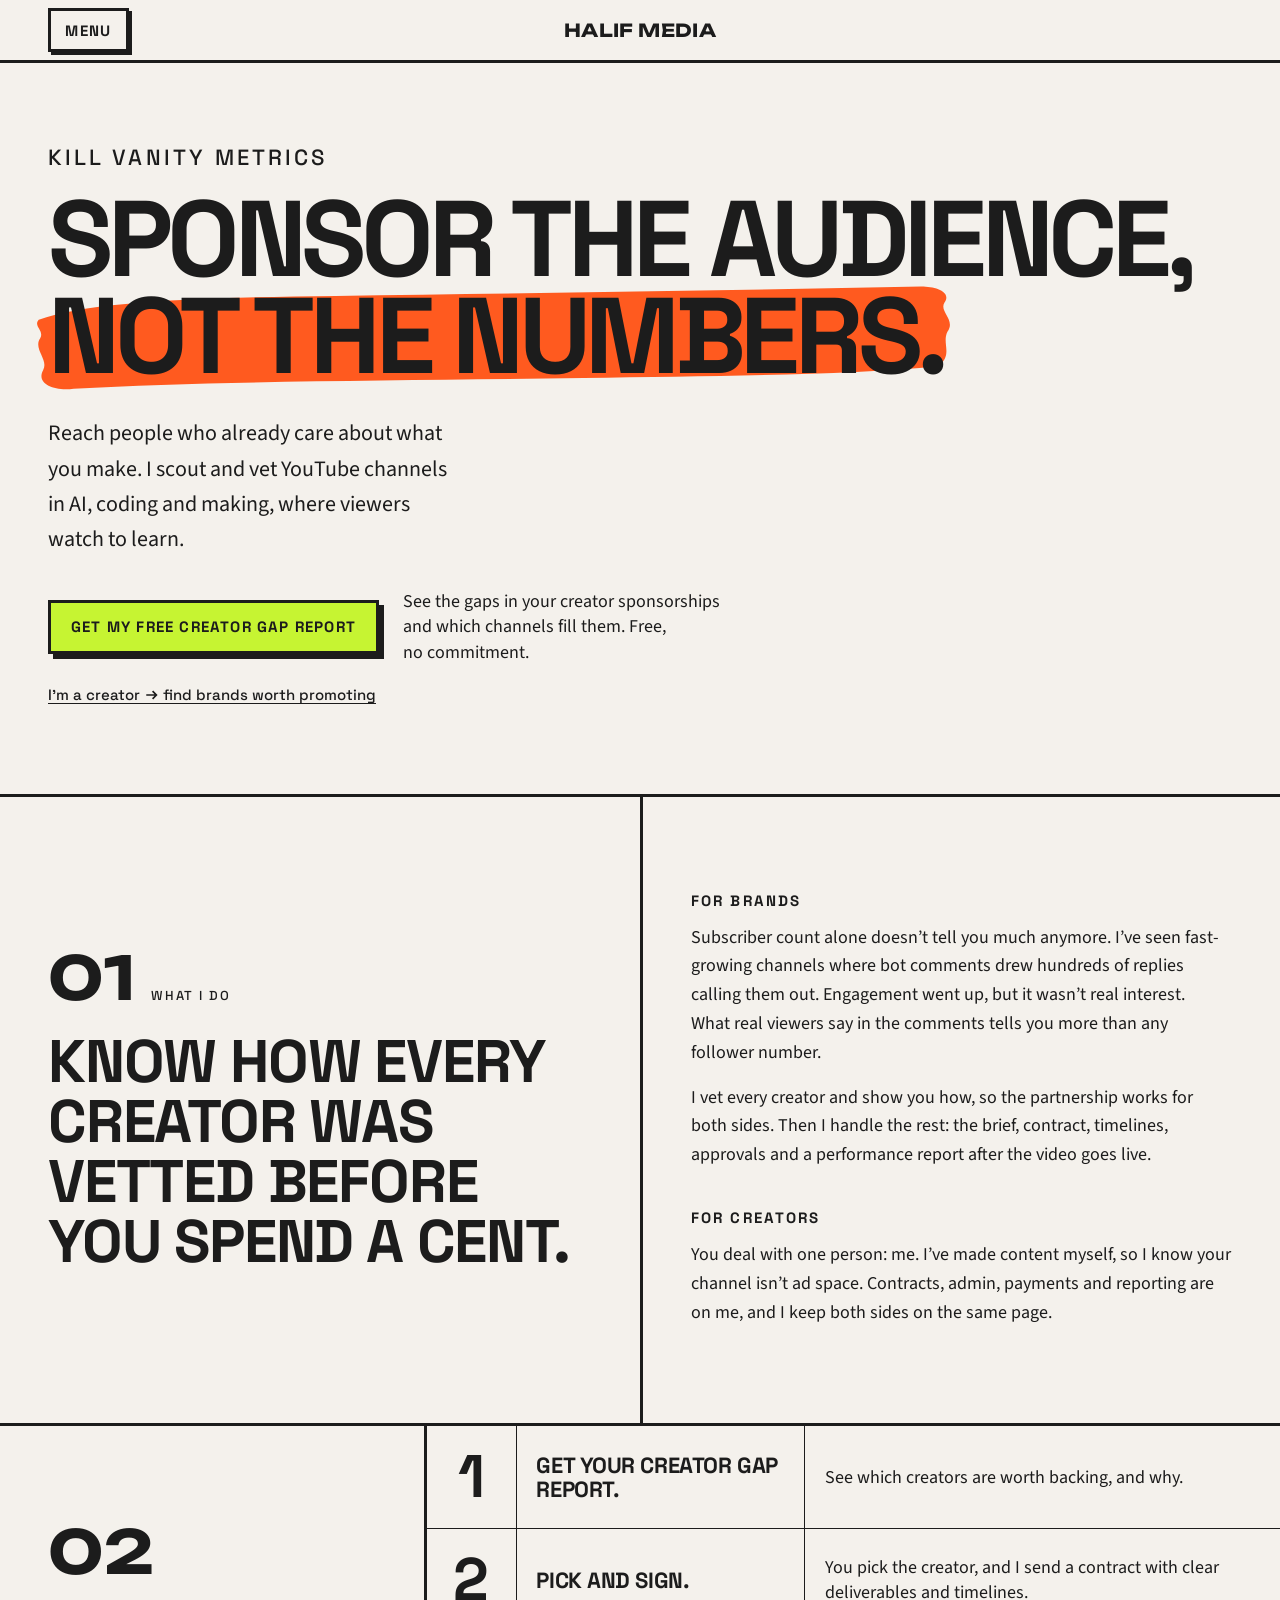
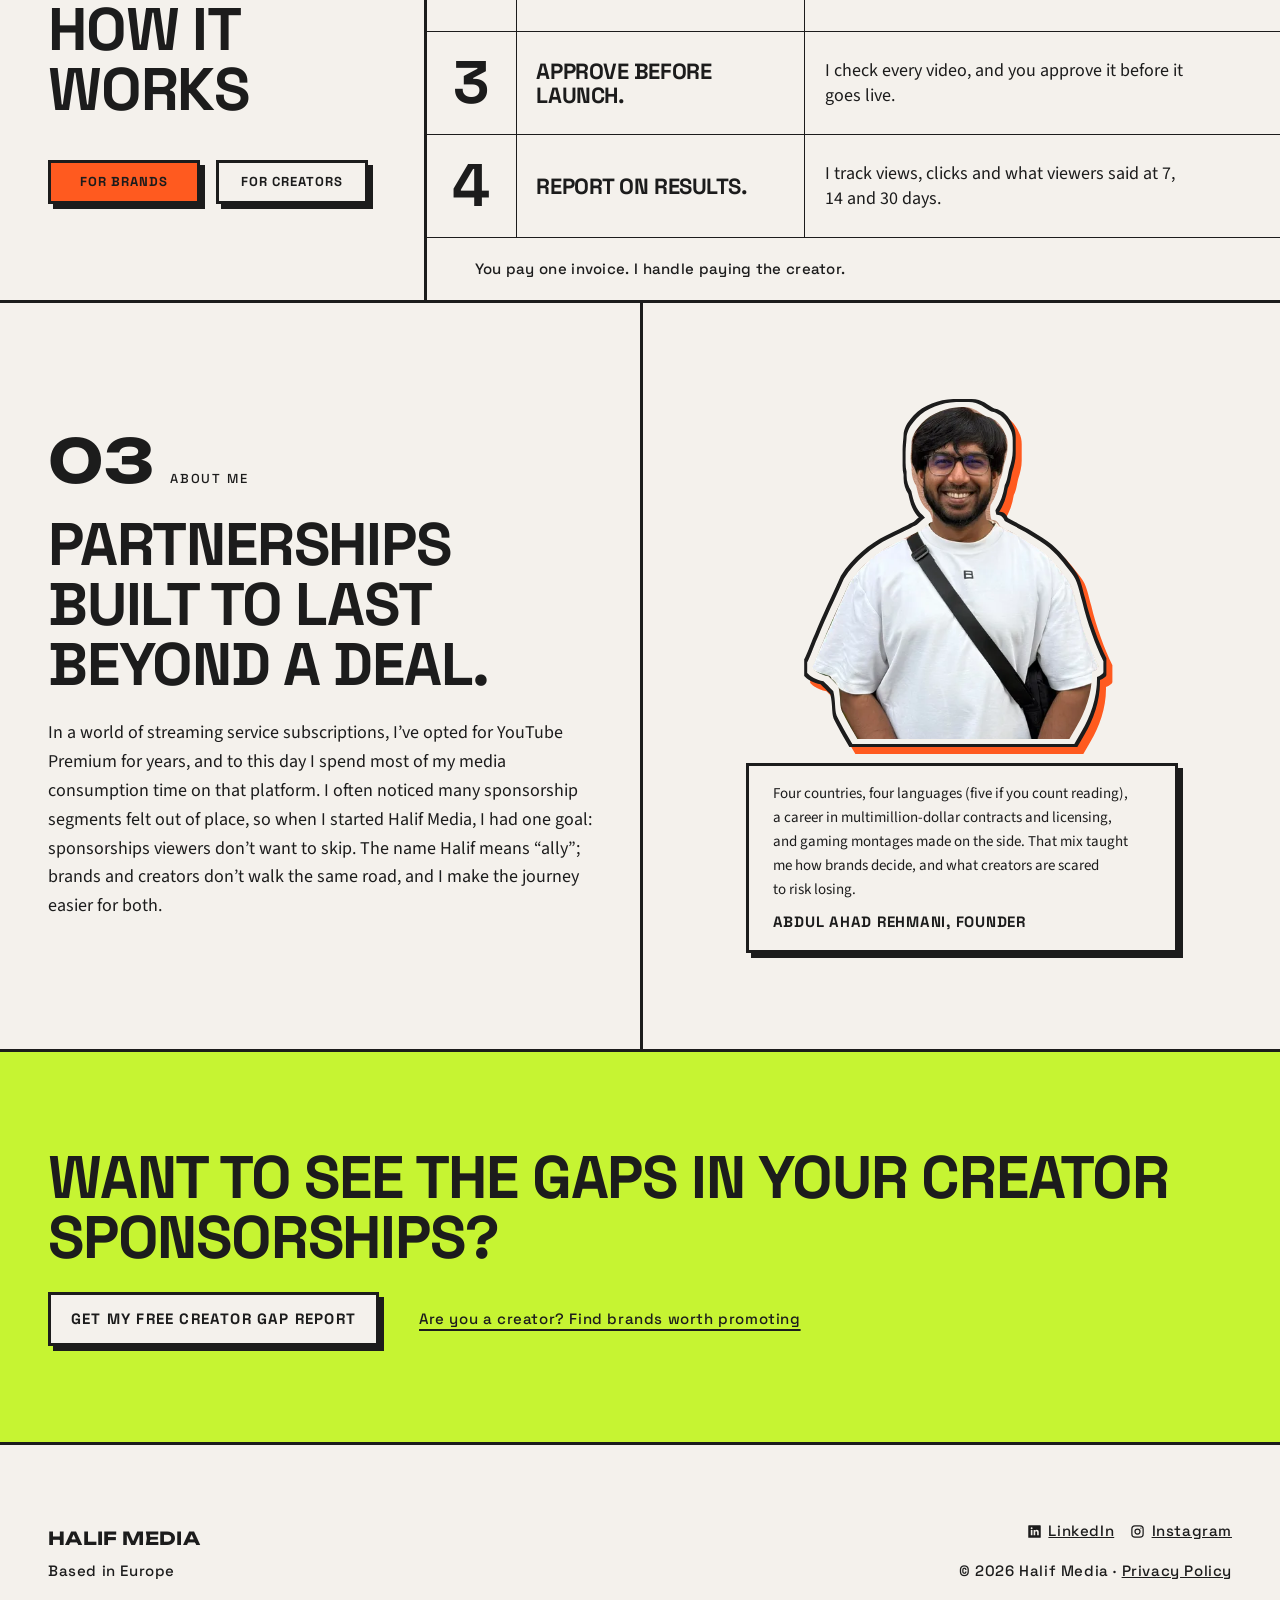
<file: index.html>
<!DOCTYPE html><html lang="en"><head><meta charset="utf-8"><meta name="viewport" content="width=device-width, initial-scale=1"><title>Halif Media | Creator marketing in AI, coding and making</title><meta name="description" content="Reach people who already care about what you make. I scout and vet YouTube channels in AI, coding and making, where viewers watch to learn."><link rel="canonical" href="https://halifmedia.com/"><meta property="og:type" content="website"><meta property="og:site_name" content="Halif Media"><meta property="og:title" content="Halif Media | Creator marketing in AI, coding and making"><meta property="og:description" content="Reach people who already care about what you make. I scout and vet YouTube channels in AI, coding and making, where viewers watch to learn."><meta property="og:url" content="https://halifmedia.com/"><meta property="og:image" content="https://halifmedia.com/og-image.png"><meta property="og:image:width" content="1200"><meta property="og:image:height" content="630"><meta property="og:image:alt" content="Halif Media. Sponsor the audience, not the numbers."><meta name="twitter:card" content="summary_large_image"><script type="application/ld+json">{"@context":"https://schema.org","@type":"Organization","name":"Halif Media","url":"https://halifmedia.com/","description":"Creator marketing agency connecting brands with YouTube creators in AI, coding and making.","founder":{"@type":"Person","name":"Abdul Ahad Rehmani","sameAs":["https://www.linkedin.com/in/aarehmani","https://www.instagram.com/hmrehmani/"]}}</script><script>document.documentElement.classList.add("js");</script><link rel="icon" href="/favicon.ico" sizes="48x48"><link rel="icon" type="image/svg+xml" href="/favicon.svg"><link rel="apple-touch-icon" href="/apple-touch-icon.png"><link rel="stylesheet" href="/_astro/Base.t4nlv7CQ.css"><link rel="stylesheet" href="/_astro/index.Calyoe2c.css"></head><body><a class="skip-link" href="#main">Skip to content</a><header class="topbar"><div class="bar-start"><button class="menu-btn" type="button" aria-expanded="false" aria-controls="nav">Menu</button></div><nav class="nav" id="nav" aria-label="Main"><a href="#what-i-do">What I do</a><!-- aria-label: screen readers say the all-caps "IT" as the letters I.T. --><a href="#how-it-works" aria-label="How it works">How it works</a><a href="#about">About</a><a href="#contact">Contact</a></nav><a class="wordmark" href="#top" aria-label="Halif Media home">HALIF MEDIA</a></header><main id="main" tabindex="-1"><section class="hero" id="top" aria-labelledby="s1"><div class="hero-copy"><div class="hero-heading"><p class="label">Kill vanity metrics</p><h1 id="s1">Sponsor the&nbsp;audience, <span>not the&nbsp;numbers.</span></h1></div><p>Reach people who already care about what you make. I&nbsp;scout and&nbsp;vet YouTube channels in&nbsp;AI, coding and&nbsp;making, where viewers watch to&nbsp;learn.</p><div class="hero-actions"><div class="hero-brand-action"><a class="button" href="#contact" data-inquiry="brand" aria-describedby="hero-report-note">Get my free Creator Gap&nbsp;Report</a><p id="hero-report-note">See the&nbsp;gaps in&nbsp;your creator sponsorships and&nbsp;which channels fill them. Free, no commitment.</p></div><a class="hero-link" href="#contact" data-inquiry="creator"><span>I’m a&nbsp;creator&nbsp;<span class="arrow" aria-hidden="true"><svg viewBox="0 0 16 16" fill="none" stroke="currentColor" stroke-width="2" focusable="false"><path transform="rotate(0 8 8)" d="M1.5 8h12M9 3.5 13.5 8 9 12.5"></path></svg></span> find brands worth promoting</span></a></div></div></section><section class="split" id="what-i-do" aria-labelledby="what-i-do-title"><div class="half text"><div class="head"><span class="num" aria-hidden="true">01</span><p class="label">What I&nbsp;do</p></div><h2 id="what-i-do-title">Know how every creator was vetted before you spend a&nbsp;cent.</h2></div><div class="half section-copy copy-blocks"><div><h3 class="label">For brands</h3><p>Subscriber count alone doesn’t tell you much anymore. I’ve seen fast-growing channels where bot comments drew hundreds of&nbsp;replies calling them out. Engagement went up, but it wasn’t real interest. What real viewers say in&nbsp;the&nbsp;comments tells you more than any follower number.</p><p>I&nbsp;vet every creator and&nbsp;show you how, so the&nbsp;partnership works for both sides. Then I&nbsp;handle the&nbsp;rest: the&nbsp;brief, contract, timelines, approvals and&nbsp;a&nbsp;performance report after the&nbsp;video goes live.</p></div><div><h3 class="label">For creators</h3><p>You deal with one person: me. I’ve made content myself, so I&nbsp;know your channel isn’t ad space. Contracts, admin, payments and&nbsp;reporting are on&nbsp;me, and&nbsp;I&nbsp;keep both sides on&nbsp;the&nbsp;same page.</p></div></div></section><section class="process-section" id="how-it-works" aria-labelledby="how-title"><div class="process-intro"><div class="head"><span class="num" aria-hidden="true">02</span></div><h2 id="how-title" aria-label="How it works">How it works</h2><div class="process-toggle" role="tablist" aria-label="Show steps for"><button class="process-tab" type="button" role="tab" id="tab-brands" aria-selected="true" aria-controls="list-brands" data-target="brands">For brands</button><button class="process-tab" type="button" role="tab" id="tab-creators" aria-selected="false" aria-controls="list-creators" tabindex="-1" data-target="creators">For creators</button></div></div><div class="process-lists"><div class="process-list" id="list-brands" role="tabpanel" aria-labelledby="tab-brands" tabindex="0" data-list="brands"><ol class="steps" role="list"><li><span class="n" aria-hidden="true">1</span><h3>Get your Creator Gap Report.</h3><p>See which creators are worth backing, and&nbsp;why.</p></li><li><span class="n" aria-hidden="true">2</span><h3>Pick and&nbsp;sign.</h3><p>You pick the&nbsp;creator, and&nbsp;I&nbsp;send a&nbsp;contract with clear deliverables and&nbsp;timelines.</p></li><li><span class="n" aria-hidden="true">3</span><h3>Approve before launch.</h3><p>I&nbsp;check every video, and&nbsp;you approve it before it goes live.</p></li><li><span class="n" aria-hidden="true">4</span><h3>Report on&nbsp;results.</h3><p>I&nbsp;track views, clicks and&nbsp;what viewers said at&nbsp;7, 14 and&nbsp;30&nbsp;days.</p></li></ol><p class="note">You pay one invoice. I&nbsp;handle paying the&nbsp;creator.</p></div><div class="process-list" id="list-creators" role="tabpanel" aria-labelledby="tab-creators" tabindex="0" data-list="creators" hidden><ol class="steps" role="list"><li><span class="n" aria-hidden="true">1</span><h3>Meet the&nbsp;brands.</h3><p>I&nbsp;bring you brands your viewers would want to&nbsp;hear about.</p></li><li><span class="n" aria-hidden="true">2</span><h3>Say yes.</h3><p>You only accept the&nbsp;deals you want. Contracts and&nbsp;paperwork are on&nbsp;me.</p></li><li><span class="n" aria-hidden="true">3</span><h3 aria-label="Make it your way.">Make it your way.</h3><p>Creative freedom within the&nbsp;brief and&nbsp;your contract.</p></li><li><span class="n" aria-hidden="true">4</span><h3>Get paid.</h3><p>Payment terms are written into your contract, and&nbsp;I&nbsp;handle the&nbsp;reporting.</p></li></ol><p class="note">Creators don’t pay me to&nbsp;find a&nbsp;deal or&nbsp;lock in&nbsp;a&nbsp;brand.</p></div></div></section><section class="split" id="about" aria-labelledby="about-title"><div class="half text"><div class="head"><span class="num" aria-hidden="true">03</span><p class="label">About me</p></div><h2 id="about-title">Partnerships built to&nbsp;last beyond a&nbsp;deal.</h2><p>In&nbsp;a&nbsp;world of&nbsp;streaming service subscriptions, I’ve opted for YouTube Premium for years, and&nbsp;to&nbsp;this day I&nbsp;spend most of&nbsp;my media consumption time on&nbsp;that platform. I&nbsp;often noticed many sponsorship segments felt out of&nbsp;place, so when I&nbsp;started Halif Media, I&nbsp;had one goal: sponsorships viewers don’t want to&nbsp;skip. The&nbsp;name Halif means “ally”; brands and&nbsp;creators don’t walk the&nbsp;same road, and&nbsp;I&nbsp;make the&nbsp;journey easier for both.</p></div><div class="half about-founder"><svg class="sticker-definitions" width="0" height="0" aria-hidden="true" focusable="false"><defs><!-- Silhouette traced in the original portrait's 1200 × 1600 coordinates. --><clipPath id="founder-cutout" clipPathUnits="objectBoundingBox"><path transform="scale(.0008333333 .000625)" d="
                M 599 447
                C 641 443 663 468 686 480
                C 718 486 738 509 751 539
                C 768 569 759 612 749 642
                C 744 660 742 685 733 700
                C 728 733 718 760 701 787
                C 697 804 700 825 704 838
                C 718 837 728 847 733 860
                C 773 881 825 907 871 941
                C 916 974 938 1008 965 1041
                C 986 1066 992 1106 1002 1140
                C 1019 1213 1049 1293 1075 1346
                C 1078 1354 1066 1361 1053 1367
                C 1055 1434 1031 1505 1000 1555
                L 974 1600 H 239
                C 219 1566 197 1528 184 1501
                C 176 1477 181 1450 172 1415
                C 160 1403 148 1390 138 1381
                C 115 1378 91 1364 81 1352
                C 95 1325 109 1283 120 1260
                C 148 1190 175 1137 209 1060
                C 249 999 308 949 366 921
                C 401 903 427 892 449 879
                C 469 875 478 850 500 845
                C 497 829 494 815 483 805
                C 459 785 450 755 443 721
                C 431 703 425 681 427 656
                C 419 626 426 593 427 565
                C 431 539 446 521 462 503
                C 498 467 548 449 599 447 Z"></path></clipPath><filter id="founder-sticker" x="-12%" y="-12%" width="128%" height="128%" color-interpolation-filters="sRGB"><feMorphology in="SourceAlpha" operator="dilate" radius="8" result="outer-shape"></feMorphology><feMorphology in="SourceAlpha" operator="dilate" radius="5" result="inner-shape"></feMorphology><feOffset in="outer-shape" dx="6" dy="7" result="shadow-shape"></feOffset><feFlood style="flood-color: var(--orange)" result="shadow-ink"></feFlood><feComposite in="shadow-ink" in2="shadow-shape" operator="in" result="shadow"></feComposite><feFlood style="flood-color: var(--graphite)" result="outer-ink"></feFlood><feComposite in="outer-ink" in2="outer-shape" operator="in" result="outer-edge"></feComposite><feFlood style="flood-color: var(--offwhite)" result="inner-ink"></feFlood><feComposite in="inner-ink" in2="inner-shape" operator="in" result="inner-edge"></feComposite><feMerge><feMergeNode in="shadow"></feMergeNode><feMergeNode in="outer-edge"></feMergeNode><feMergeNode in="inner-edge"></feMergeNode><feMergeNode in="SourceGraphic"></feMergeNode></feMerge></filter></defs></svg><figure class="founder-card"><div class="founder-sticker"><img src="/_astro/rehmani-pic.B6A0naQu_ZMbiHl.webp" srcset="/_astro/rehmani-pic.B6A0naQu_uUdfj.webp 320w, /_astro/rehmani-pic.B6A0naQu_Z1jA7HM.webp 512w, /_astro/rehmani-pic.B6A0naQu_2gWrbP.webp 768w" alt="Abdul Ahad Rehmani, founder of Halif Media" sizes="(max-width: 52rem) 17.5rem, clamp(10rem, 27vw, 24rem)" loading="lazy" decoding="async" width="1200" height="1600" class="founder"></div><figcaption><p>Four countries, four languages (five if you count reading), a&nbsp;career in&nbsp;multimillion-dollar contracts and&nbsp;licensing, and&nbsp;gaming montages made on&nbsp;the&nbsp;side. That mix taught me how brands decide, and&nbsp;what creators are scared to&nbsp;risk losing.</p><p class="signoff">Abdul Ahad Rehmani, founder</p></figcaption></figure></div></section><section class="cta-bar" id="contact" aria-labelledby="cta-title"><div class="cta-intro" data-inquiry-intro><h2 id="cta-title">Want to&nbsp;see the&nbsp;gaps in&nbsp;your creator sponsorships?</h2><div class="cta-actions"><a class="button" href="#contact" data-inquiry="brand">Get my free Creator Gap&nbsp;Report</a><a class="cta-creator" href="#contact" data-inquiry="creator"><span>Are you a&nbsp;creator? Find brands worth&nbsp;promoting</span></a></div><noscript><p>Enable JavaScript to&nbsp;use the&nbsp;inquiry forms.</p></noscript></div><div class="inquiry" id="inquiry-brand" data-inquiry-flow="brand" data-endpoint="https://script.google.com/macros/s/AKfycbxDDAkMKh3Ai7nQyDH-xZ1vOjYtnHMV6f1o-qzGqvRqZeXqM2jWfbVPt8ZtWoPc_sQ/exec" data-sitekey="0x4AAAAAAF-ZIp1mEjnlrd5T" hidden data-astro-cid-xqy2mijf><header class="inquiry-header" data-astro-cid-xqy2mijf><h2 id="inquiry-brand-title" data-astro-cid-xqy2mijf>Creator Gap Report</h2><button class="quiet-button" type="button" data-close data-astro-cid-xqy2mijf>Close <span aria-hidden="true" data-astro-cid-xqy2mijf>×</span></button></header><div class="inquiry-body" data-astro-cid-xqy2mijf><div class="inquiry-progress" data-astro-cid-xqy2mijf><p class="label" id="inquiry-brand-progress" data-progress data-astro-cid-xqy2mijf>Step 1 of 3</p><div class="progress-track" aria-hidden="true" data-progress-track data-astro-cid-xqy2mijf><span data-position data-astro-cid-xqy2mijf></span><span data-position data-astro-cid-xqy2mijf></span><span data-position data-astro-cid-xqy2mijf></span></div></div><form method="post" data-astro-cid-xqy2mijf><fieldset data-question aria-labelledby="inquiry-brand-target" data-astro-cid-xqy2mijf><h3 class="question-title" id="inquiry-brand-target" tabindex="-1" aria-describedby="inquiry-brand-progress" data-astro-cid-xqy2mijf>Who do you want to reach?</h3><label data-astro-cid-xqy2mijf>Target audience<textarea name="target" rows="3" maxlength="1600" placeholder="e.g., beginner developers in the U.S." required data-astro-cid-xqy2mijf></textarea></label></fieldset><fieldset data-question aria-labelledby="inquiry-brand-experience" hidden disabled data-astro-cid-xqy2mijf><h3 class="question-title" id="inquiry-brand-experience" tabindex="-1" aria-describedby="inquiry-brand-progress" data-astro-cid-xqy2mijf>Have you sponsored YouTube creators before?</h3><div class="inquiry-choices" data-astro-cid-xqy2mijf><label data-astro-cid-xqy2mijf><input type="radio" name="experience" value="Not yet" required data-astro-cid-xqy2mijf>Not yet</label><label data-astro-cid-xqy2mijf><input type="radio" name="experience" value="A few one-off videos" required data-astro-cid-xqy2mijf>A few one-off videos</label><label data-astro-cid-xqy2mijf><input type="radio" name="experience" value="Regularly" required data-astro-cid-xqy2mijf>Regularly</label></div></fieldset><fieldset data-question aria-labelledby="inquiry-brand-contact" hidden disabled data-astro-cid-xqy2mijf><h3 class="question-title" id="inquiry-brand-contact" tabindex="-1" aria-describedby="inquiry-brand-progress" data-astro-cid-xqy2mijf>Where should I send your report?</h3><div class="identity-fields" data-astro-cid-xqy2mijf><label data-astro-cid-xqy2mijf>Name<input name="name" autocomplete="name" maxlength="120" pattern=".*\S.*" placeholder="Sam" required data-astro-cid-xqy2mijf></label><label data-astro-cid-xqy2mijf>Brand<input name="affiliation" autocomplete="organization" maxlength="160" pattern=".*\S.*" placeholder="Your Brand" required data-astro-cid-xqy2mijf></label></div><label class="contact-email" data-astro-cid-xqy2mijf>Email address<input type="email" name="email" autocomplete="email" maxlength="254" required placeholder="sam@yourbrand.com" pattern="[^@\s]+@[^@\s]+\.[^@\s]+" title="A full email address, like name@company.com" data-astro-cid-xqy2mijf></label><div hidden data-astro-cid-xqy2mijf><label data-astro-cid-xqy2mijf>Leave this field blank <input name="website_confirm" autocomplete="off" tabindex="-1" data-astro-cid-xqy2mijf></label></div><p class="inquiry-notice" data-astro-cid-xqy2mijf>I&nbsp;use your details to&nbsp;reply. This form uses a&nbsp;spam check. Read my <a href="/privacy/" target="_blank" rel="noopener" aria-label="Privacy Policy (opens in a new tab)" data-astro-cid-xqy2mijf>Privacy Policy&nbsp;<span class="arrow" aria-hidden="true"><svg viewBox="0 0 16 16" fill="none" stroke="currentColor" stroke-width="2" focusable="false"><path transform="rotate(-45 8 8)" d="M1.5 8h12M9 3.5 13.5 8 9 12.5"></path></svg></span></a>.</p><div class="inquiry-challenge" data-challenge data-astro-cid-xqy2mijf></div><p class="inquiry-status" role="status" data-delivery-status data-astro-cid-xqy2mijf></p></fieldset><div class="inquiry-actions" data-astro-cid-xqy2mijf><button class="quiet-button" type="button" data-back hidden data-astro-cid-xqy2mijf><span class="arrow" aria-hidden="true"><svg viewBox="0 0 16 16" fill="none" stroke="currentColor" stroke-width="2" focusable="false"><path transform="rotate(180 8 8)" d="M1.5 8h12M9 3.5 13.5 8 9 12.5"></path></svg></span> Back</button><button class="button" type="submit" data-next data-astro-cid-xqy2mijf>Continue</button></div></form><div data-finished hidden data-astro-cid-xqy2mijf><h3 class="question-title" tabindex="-1" data-astro-cid-xqy2mijf>Message sent</h3><p data-astro-cid-xqy2mijf>Thanks, <span data-report-name data-astro-cid-xqy2mijf></span>. I’ll build your report and&nbsp;reply personally.</p><div class="inquiry-actions" data-astro-cid-xqy2mijf><button class="button" type="button" data-close data-astro-cid-xqy2mijf>Done</button></div></div></div></div><div class="inquiry" id="inquiry-creator" data-inquiry-flow="creator" data-endpoint="https://script.google.com/macros/s/AKfycbxDDAkMKh3Ai7nQyDH-xZ1vOjYtnHMV6f1o-qzGqvRqZeXqM2jWfbVPt8ZtWoPc_sQ/exec" data-sitekey="0x4AAAAAAF-ZIp1mEjnlrd5T" hidden data-astro-cid-xqy2mijf><header class="inquiry-header" data-astro-cid-xqy2mijf><h2 id="inquiry-creator-title" data-astro-cid-xqy2mijf>For creators</h2><button class="quiet-button" type="button" data-close data-astro-cid-xqy2mijf>Close <span aria-hidden="true" data-astro-cid-xqy2mijf>×</span></button></header><div class="inquiry-body" data-astro-cid-xqy2mijf><div class="inquiry-progress" data-astro-cid-xqy2mijf><p class="label" id="inquiry-creator-progress" data-progress data-astro-cid-xqy2mijf>Step 1 of 3</p><div class="progress-track" aria-hidden="true" data-progress-track data-astro-cid-xqy2mijf><span data-position data-astro-cid-xqy2mijf></span><span data-position data-astro-cid-xqy2mijf></span><span data-position data-astro-cid-xqy2mijf></span></div></div><form method="post" data-astro-cid-xqy2mijf><fieldset data-question aria-labelledby="inquiry-creator-identity" data-astro-cid-xqy2mijf><h3 class="question-title" id="inquiry-creator-identity" tabindex="-1" aria-describedby="inquiry-creator-progress" data-astro-cid-xqy2mijf>What’s your name and channel?</h3><div class="identity-fields" data-astro-cid-xqy2mijf><label data-astro-cid-xqy2mijf>Name<input name="name" autocomplete="name" maxlength="120" pattern=".*\S.*" required data-astro-cid-xqy2mijf></label><label data-astro-cid-xqy2mijf>Channel<input name="affiliation" autocomplete="off" maxlength="160" pattern=".*\S.*" required data-astro-cid-xqy2mijf></label></div></fieldset><fieldset data-question aria-labelledby="inquiry-creator-email" hidden disabled data-astro-cid-xqy2mijf><h3 class="question-title" id="inquiry-creator-email" tabindex="-1" aria-describedby="inquiry-creator-progress" data-astro-cid-xqy2mijf>Where can I reach you?</h3><label data-astro-cid-xqy2mijf>Email address<input type="email" name="email" autocomplete="email" maxlength="254" required pattern="[^@\s]+@[^@\s]+\.[^@\s]+" title="A full email address, like name@company.com" data-astro-cid-xqy2mijf></label></fieldset><fieldset data-question aria-labelledby="inquiry-creator-message" hidden disabled data-astro-cid-xqy2mijf><h3 class="question-title" id="inquiry-creator-message" tabindex="-1" aria-describedby="inquiry-creator-progress" data-astro-cid-xqy2mijf>What kind of brands would you like to work with?</h3><label data-astro-cid-xqy2mijf>Message (optional)<textarea name="message" rows="3" maxlength="2000" data-astro-cid-xqy2mijf></textarea></label><div hidden data-astro-cid-xqy2mijf><label data-astro-cid-xqy2mijf>Leave this field blank <input name="website_confirm" autocomplete="off" tabindex="-1" data-astro-cid-xqy2mijf></label></div><p class="inquiry-notice" data-astro-cid-xqy2mijf>I&nbsp;use your details to&nbsp;reply. This form uses a&nbsp;spam check. Read my <a href="/privacy/" target="_blank" rel="noopener" aria-label="Privacy Policy (opens in a new tab)" data-astro-cid-xqy2mijf>Privacy Policy&nbsp;<span class="arrow" aria-hidden="true"><svg viewBox="0 0 16 16" fill="none" stroke="currentColor" stroke-width="2" focusable="false"><path transform="rotate(-45 8 8)" d="M1.5 8h12M9 3.5 13.5 8 9 12.5"></path></svg></span></a>.</p><div class="inquiry-challenge" data-challenge data-astro-cid-xqy2mijf></div><p class="inquiry-status" role="status" data-delivery-status data-astro-cid-xqy2mijf></p></fieldset><div class="inquiry-actions" data-astro-cid-xqy2mijf><button class="quiet-button" type="button" data-back hidden data-astro-cid-xqy2mijf><span class="arrow" aria-hidden="true"><svg viewBox="0 0 16 16" fill="none" stroke="currentColor" stroke-width="2" focusable="false"><path transform="rotate(180 8 8)" d="M1.5 8h12M9 3.5 13.5 8 9 12.5"></path></svg></span> Back</button><button class="button" type="submit" data-next data-astro-cid-xqy2mijf>Continue</button></div></form><div data-finished hidden data-astro-cid-xqy2mijf><h3 class="question-title" tabindex="-1" data-astro-cid-xqy2mijf>Message sent</h3><p data-astro-cid-xqy2mijf>Thanks, I’ve got it. I’ll reply personally.</p><div class="inquiry-actions" data-astro-cid-xqy2mijf><button class="button" type="button" data-close data-astro-cid-xqy2mijf>Done</button></div></div></div></div><script type="module" src="/_astro/ContactFlow.astro_astro_type_script_index_0_lang.9JBt8wKE.js"></script></section></main><footer><div class="foot-brand"><span class="wordmark">HALIF MEDIA</span><p>Based in Europe</p></div><div class="foot-links"><p class="foot-socials"><a class="foot-social" href="https://www.linkedin.com/in/aarehmani" target="_blank" rel="noopener" aria-label="LinkedIn (opens in a new tab)"><svg viewBox="0 0 24 24" fill="currentColor" aria-hidden="true"><path d="M3 2h18a1 1 0 0 1 1 1v18a1 1 0 0 1-1 1H3a1 1 0 0 1-1-1V3a1 1 0 0 1 1-1Zm3.1 7.4v8.5h2.6V9.4H6.1Zm1.3-4.1a1.5 1.5 0 1 0 0 3 1.5 1.5 0 0 0 0-3Zm3.2 4.1v8.5h2.6v-4.2c0-1.1.2-2.2 1.6-2.2s1.4 1.3 1.4 2.2v4.2h2.6v-4.7c0-2.3-.5-4-3.2-4a2.8 2.8 0 0 0-2.5 1.4V9.4h-2.5Z" fill-rule="evenodd"></path></svg>LinkedIn</a><a class="foot-social" href="https://www.instagram.com/hmrehmani/" target="_blank" rel="noopener" aria-label="Instagram (opens in a new tab)"><svg viewBox="0 0 24 24" fill="none" stroke="currentColor" stroke-width="2" aria-hidden="true"><rect x="3" y="3" width="18" height="18" rx="5"></rect><circle cx="12" cy="12" r="4"></circle><circle cx="17.5" cy="6.5" r="1" fill="currentColor" stroke="none"></circle></svg>Instagram</a></p><p>© 2026 Halif Media · <a href="/privacy/" target="_blank" rel="noopener" aria-label="Privacy Policy (opens in a new tab)">Privacy Policy</a></p></div></footer><script type="module" src="/_astro/index.astro_astro_type_script_index_0_lang.B7sHHWQz.js"></script></body></html>
</file>
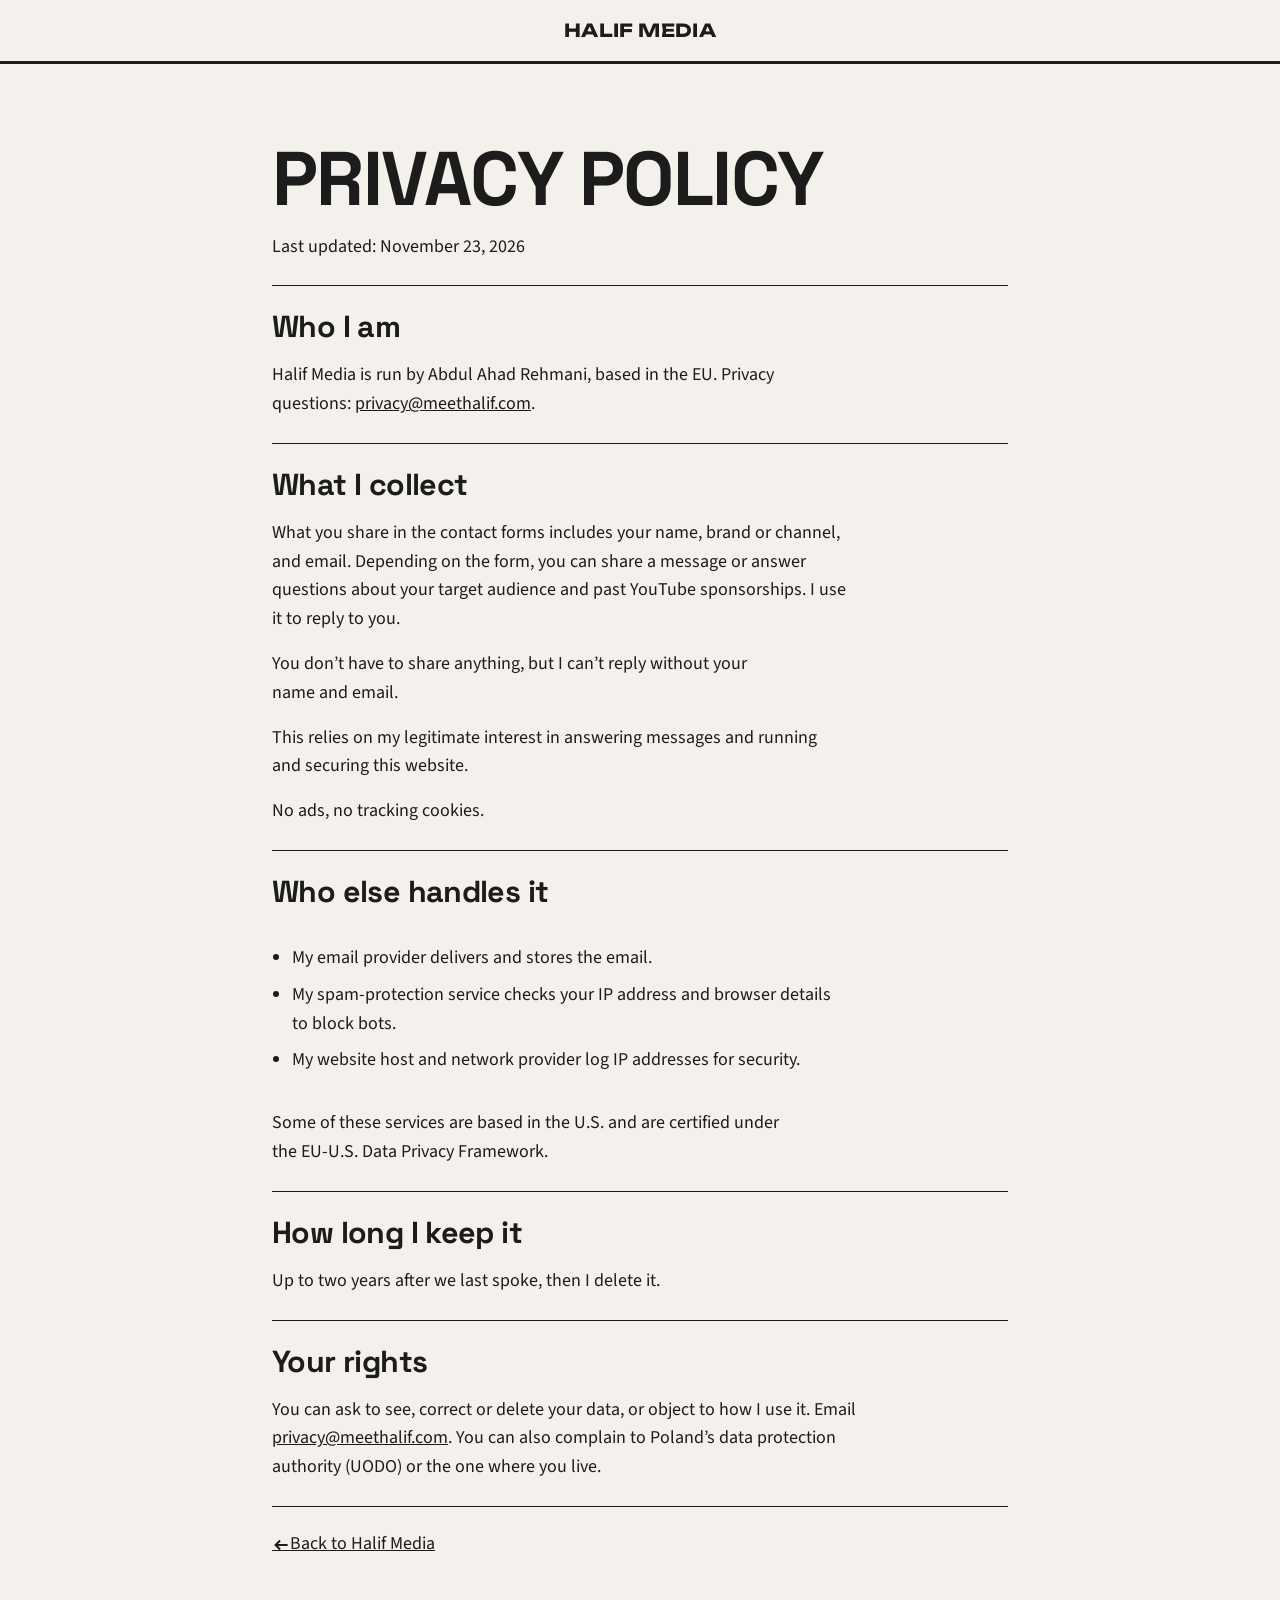
<file: privacy/index.html>
<!DOCTYPE html><html lang="en"><head><meta charset="utf-8"><meta name="viewport" content="width=device-width, initial-scale=1"><title>Privacy Policy | Halif Media</title><meta name="description" content="How Halif Media handles website inquiries and uses spam protection."><meta name="robots" content="noindex"><link rel="canonical" href="https://halifmedia.com/privacy/"><meta property="og:type" content="website"><meta property="og:site_name" content="Halif Media"><meta property="og:title" content="Privacy Policy | Halif Media"><meta property="og:description" content="How Halif Media handles website inquiries and uses spam protection."><meta property="og:url" content="https://halifmedia.com/privacy/"><meta property="og:image" content="https://halifmedia.com/og-image.png"><meta property="og:image:width" content="1200"><meta property="og:image:height" content="630"><meta property="og:image:alt" content="Halif Media. Sponsor the audience, not the numbers."><meta name="twitter:card" content="summary_large_image"><script>document.documentElement.classList.add("js");</script><link rel="icon" href="/favicon.ico" sizes="48x48"><link rel="icon" type="image/svg+xml" href="/favicon.svg"><link rel="apple-touch-icon" href="/apple-touch-icon.png"><link rel="stylesheet" href="/_astro/Base.t4nlv7CQ.css"><link rel="stylesheet" href="/_astro/privacy.59Tjbtqk.css"></head><body><a class="skip-link" href="#main">Skip to content</a><header class="privacy-header" data-astro-cid-u6ohjolg><a class="wordmark" href="/" aria-label="Halif Media home" data-astro-cid-u6ohjolg>HALIF MEDIA</a></header><main id="main" class="privacy-content" tabindex="-1" data-astro-cid-u6ohjolg><div class="privacy-intro" data-astro-cid-u6ohjolg><h1 data-astro-cid-u6ohjolg>Privacy Policy</h1><p data-astro-cid-u6ohjolg>Last updated: November&nbsp;23, 2026</p></div><section aria-labelledby="who" data-astro-cid-u6ohjolg><h2 id="who" data-astro-cid-u6ohjolg>Who I&nbsp;am</h2><p data-astro-cid-u6ohjolg>Halif Media is run by&nbsp;Abdul Ahad Rehmani, based in&nbsp;the&nbsp;EU. Privacy questions: <a href="mailto:privacy@meethalif.com" data-astro-cid-u6ohjolg>privacy@meethalif.com</a>.</p></section><section aria-labelledby="collect" data-astro-cid-u6ohjolg><h2 id="collect" data-astro-cid-u6ohjolg>What I&nbsp;collect</h2><p data-astro-cid-u6ohjolg>What you share in&nbsp;the&nbsp;contact forms includes your name, brand or&nbsp;channel, and&nbsp;email. Depending on&nbsp;the&nbsp;form, you can share a&nbsp;message or&nbsp;answer questions about your target audience and&nbsp;past YouTube sponsorships. I&nbsp;use it to&nbsp;reply to&nbsp;you.</p><p data-astro-cid-u6ohjolg>You don’t have to&nbsp;share anything, but I&nbsp;can’t reply without your name and&nbsp;email.</p><p data-astro-cid-u6ohjolg>This relies on&nbsp;my legitimate interest in&nbsp;answering messages and&nbsp;running and&nbsp;securing this website.</p><p data-astro-cid-u6ohjolg>No ads, no tracking cookies.</p></section><section aria-labelledby="others" data-astro-cid-u6ohjolg><h2 id="others" data-astro-cid-u6ohjolg>Who else handles it</h2><ul data-astro-cid-u6ohjolg><li data-astro-cid-u6ohjolg>My email provider delivers and&nbsp;stores the&nbsp;email.</li><li data-astro-cid-u6ohjolg>My spam-protection service checks your IP address and&nbsp;browser details to&nbsp;block bots.</li><li data-astro-cid-u6ohjolg>My website host and&nbsp;network provider log IP addresses for security.</li></ul><p data-astro-cid-u6ohjolg>Some of&nbsp;these services are based in&nbsp;the&nbsp;U.S. and&nbsp;are certified under the&nbsp;<span style="white-space: nowrap" data-astro-cid-u6ohjolg>EU-U.S.</span> Data Privacy Framework.</p></section><section aria-labelledby="keep" data-astro-cid-u6ohjolg><h2 id="keep" data-astro-cid-u6ohjolg>How long I&nbsp;keep it</h2><p data-astro-cid-u6ohjolg>Up to&nbsp;two&nbsp;years after we last spoke, then I&nbsp;delete it.</p></section><section aria-labelledby="rights" data-astro-cid-u6ohjolg><h2 id="rights" data-astro-cid-u6ohjolg>Your rights</h2><p data-astro-cid-u6ohjolg>You can ask to&nbsp;see, correct or&nbsp;delete your data, or&nbsp;object to&nbsp;how I&nbsp;use it. Email <a href="mailto:privacy@meethalif.com" data-astro-cid-u6ohjolg>privacy@meethalif.com</a>. You can also complain to&nbsp;Poland’s data protection authority (UODO) or&nbsp;the&nbsp;one where you live.</p></section><a class="back-link" href="/" data-astro-cid-u6ohjolg><span class="arrow" aria-hidden="true"><svg viewBox="0 0 16 16" fill="none" stroke="currentColor" stroke-width="2" focusable="false"><path transform="rotate(180 8 8)" d="M1.5 8h12M9 3.5 13.5 8 9 12.5"></path></svg></span> Back to&nbsp;Halif Media</a></main></body></html>
</file>
<file: _astro/Base.t4nlv7CQ.css>
@font-face{font-family:"Source Sans 3";font-style:normal;font-display:swap;font-weight:400;src:url(/_astro/source-sans-3-latin-400-normal.DQi5PRDE.woff2)format("woff2"),url(/_astro/source-sans-3-latin-400-normal.RR2C27NP.woff)format("woff")}@font-face{font-family:Space Grotesk;font-style:normal;font-display:swap;font-weight:500;src:url(/_astro/space-grotesk-latin-500-normal.lFbtlQH6.woff2)format("woff2"),url(/_astro/space-grotesk-latin-500-normal.CNSSEhBt.woff)format("woff")}@font-face{font-family:Space Grotesk;font-style:normal;font-display:swap;font-weight:700;src:url(/_astro/space-grotesk-latin-700-normal.RjhwGPKo.woff2)format("woff2"),url(/_astro/space-grotesk-latin-700-normal.CwsQ-cCU.woff)format("woff")}@font-face{font-family:Unbounded;font-style:normal;font-display:swap;font-weight:700;src:url(/_astro/unbounded-latin-700-normal.CaoNriVp.woff2)format("woff2"),url(/_astro/unbounded-latin-700-normal.CZtriu5h.woff)format("woff")}:root{--graphite:#1c1c1c;--offwhite:#f4f1ec;--lime:#c6f432;--orange:#ff5a1f;--font-head:"Space Grotesk", system-ui, sans-serif;--font-body:"Source Sans 3", system-ui, -apple-system, "Segoe UI", sans-serif;--font-mark:"Unbounded", "Space Grotesk", sans-serif;--space-1:.5rem;--space-2:1rem;--space-3:1.5rem;--space-4:2.5rem;--space-5:4rem;--space-6:6rem;--bw:3px;--shadow:5px;--round:999px;--page-pad:clamp(1rem, 4vw, 3rem);--fs-micro:.8125rem;--fs-small:.9375rem;--fs-body:1.125rem;--fs-lead:clamp(1.0625rem, 2vw, 1.375rem);--fs-heading:clamp(2rem, 5vw, 3.75rem)}*,:before,:after{box-sizing:border-box}html{scroll-behavior:smooth;scroll-padding-top:1rem}body{background:var(--offwhite);color:var(--graphite);font-family:var(--font-body);font-size:var(--fs-body);-webkit-font-smoothing:antialiased;margin:0;line-height:1.6}h1,h2,h3{font-family:var(--font-head);letter-spacing:-.02em;text-transform:uppercase;overflow-wrap:break-word;hyphens:none;margin:0;font-weight:700;line-height:1}h1{font-size:clamp(2.5rem,7vw,5.5rem)}h2{font-size:var(--fs-heading)}.split h2{text-wrap:balance}h3{font-size:1.25rem}p{overflow-wrap:anywhere;text-wrap:pretty;max-width:34rem;margin:0}a{color:inherit}:focus-visible{outline:var(--bw) solid var(--graphite);outline-offset:3px}.skip-link{left:var(--page-pad);background:var(--graphite);color:var(--offwhite);z-index:20;padding:.6rem 1rem;position:absolute;top:-4rem}.skip-link:focus{top:.5rem}.ph{outline:1px dashed color-mix(in srgb, currentColor 45%, transparent);outline-offset:4px}.label{font-family:var(--font-head);font-weight:500;font-size:var(--fs-micro);letter-spacing:.14em;text-transform:uppercase;color:var(--graphite)}h3.label{font-weight:700;font-size:var(--fs-small)}.num{font-family:var(--font-mark);font-weight:700;font-size:var(--fs-heading);color:var(--graphite);line-height:1}.button,.process-tab,.menu-btn{--control-shadow:var(--shadow);--press-offset:3px;box-shadow:var(--control-shadow) var(--control-shadow) 0 var(--graphite);transition:transform .12s ease-out,box-shadow .12s ease-out}.button:active,.process-tab:active,.menu-btn:active{--press-offset:var(--control-shadow);--remaining-shadow:calc(var(--control-shadow) - var(--press-offset));transform:translate(var(--press-offset), var(--press-offset));box-shadow:var(--remaining-shadow) var(--remaining-shadow) 0 var(--graphite)}@media (hover:hover) and (pointer:fine){.button:hover,.process-tab:hover,.menu-btn:hover{--remaining-shadow:calc(var(--control-shadow) - var(--press-offset));transform:translate(var(--press-offset), var(--press-offset));box-shadow:var(--remaining-shadow) var(--remaining-shadow) 0 var(--graphite)}}.button{max-inline-size:100%;background:var(--lime);min-height:44px;color:var(--graphite);border:var(--bw) solid var(--graphite);font-family:var(--font-head);font-weight:700;font-size:var(--fs-small);letter-spacing:.08em;text-transform:uppercase;text-align:center;justify-content:center;align-items:center;padding:.75rem 1.25rem;text-decoration:none;display:inline-flex}.topbar{--header-gutter:var(--page-pad);z-index:15;padding:.5rem var(--header-gutter);background:var(--offwhite);color:var(--graphite);border-bottom:var(--bw) solid var(--graphite);grid-template-columns:minmax(0,1fr) auto minmax(0,1fr);align-items:center;gap:clamp(.75rem,1.5vw,1.5rem);display:grid;position:relative}.bar-start{align-items:center;display:flex}.topbar .wordmark{grid-area:1/2;justify-self:center;align-items:center;min-height:44px;display:inline-flex}.wordmark{font-family:var(--font-mark);letter-spacing:.02em;white-space:nowrap;font-size:1.125rem;font-weight:700;text-decoration:none}.nav{justify-content:center;align-items:center;gap:var(--space-2);flex-wrap:wrap;grid-area:2/1/auto/-1;display:flex}.js .nav{inset:calc(100% + .75rem) auto auto var(--page-pad);z-index:10;width:min(20rem, calc(100vw - 2 * var(--page-pad)));background:var(--offwhite);border:var(--bw) solid var(--graphite);max-height:calc(100dvh - 4rem);box-shadow:var(--shadow) var(--shadow) 0 var(--graphite);visibility:hidden;clip-path:inset(0 0 100%);flex-flow:column;grid-area:auto;justify-content:start;align-items:stretch;gap:0;padding:0;position:absolute;overflow-y:auto}.js .topbar[data-open] .nav{visibility:visible;clip-path:inset(0 -12px -12px 0)}@media (prefers-reduced-motion:no-preference){.js .topbar[data-pointer-motion] .nav{transition:clip-path .15s cubic-bezier(.23,1,.32,1),visibility 0s .15s}.js .topbar[data-pointer-motion][data-open] .nav{transition-duration:.2s,0s;transition-delay:0s}}.js .nav a:not(.button){font-size:var(--fs-lead);letter-spacing:.02em;border-bottom:var(--bw) solid var(--graphite);padding:1rem 1.25rem;font-weight:700}.js .nav a:not(.button):last-child{border-bottom:0}@media (hover:hover) and (pointer:fine){.js .nav a:not(.button):hover{background:var(--orange);text-decoration:none}}.nav a:not(.button){font-family:var(--font-head);font-weight:500;font-size:var(--fs-micro);letter-spacing:.08em;text-transform:uppercase;white-space:nowrap;text-decoration:none}@media (hover:hover) and (pointer:fine){.nav a:not(.button):hover{text-underline-offset:6px;text-decoration:underline 2px}}.arrow{position:relative}.arrow:before{content:" "}.arrow svg{block-size:.9em;inline-size:.9em;position:absolute;inset-block-start:50%;inset-inline-start:.05em;transform:translateY(-50%)}.menu-btn{--control-shadow:3px;--press-offset:2px;min-height:44px;background:var(--offwhite);min-inline-size:44px;color:var(--graphite);border:var(--bw) solid var(--graphite);font-family:var(--font-head);font-weight:700;font-size:var(--fs-small);letter-spacing:.08em;text-align:center;text-transform:uppercase;cursor:pointer;padding:.45rem .9rem;display:none}.js .menu-btn{display:block}.topbar[data-open] .menu-btn{background:var(--orange)}.hero{background:var(--offwhite);min-height:min(32rem,100svh - 8rem);color:var(--graphite);border-bottom:var(--bw) solid var(--graphite);align-items:center;display:grid;position:relative}.hero-copy{min-width:0;padding:clamp(3.5rem, 6vw, 6rem) var(--page-pad);justify-items:start;gap:clamp(1.5rem,2.5vw,2.5rem);display:grid}.hero-heading{gap:var(--space-2);display:grid}.hero h1{letter-spacing:-.05em;font-size:clamp(2.5rem,8.4vw,9.5rem);line-height:.9}.hero h1 span{isolation:isolate;inline-size:fit-content;margin-inline-start:-.15em;padding-inline:.15em;display:block;position:relative}.hero h1 span:before{content:"";z-index:-1;background:var(--orange);position:absolute;inset:-.07em -.02em -.09em;mask:url("data:image/svg+xml,%3Csvg xmlns='http://www.w3.org/2000/svg' viewBox='0 0 640 86' preserveAspectRatio='none'%3E%3Cpath d='M6 30C40 16 120 13 210 12C340 10 480 8 612 5C622 5 633 9 628 17C624 24 636 30 630 39C626 48 634 56 624 65C560 72 470 72 380 74C260 76 130 76 30 82C16 84 4 78 9 68C13 60 2 52 7 44C10 38 2 35 6 30Z'/%3E%3C/svg%3E") 50%/100% 100% no-repeat}.hero-copy p{max-width:37ch;font-size:var(--fs-lead);text-wrap:pretty}.hero-link{min-height:44px;color:var(--graphite);font:500 var(--fs-small)/1.4 var(--font-head);text-underline-offset:.22em;align-items:center;text-decoration-thickness:1px;display:inline-flex}.split{border-bottom:var(--bw) solid var(--graphite);grid-template-columns:minmax(0,1fr) minmax(0,1fr);display:grid}.half{min-width:0;padding:var(--space-6) var(--page-pad);background:var(--offwhite);color:var(--graphite);position:relative}.half+.half{border-inline-start:var(--bw) solid var(--graphite)}.text{justify-content:center;gap:var(--space-3);flex-direction:column;display:flex}.text .head{align-items:baseline;gap:var(--space-2);flex-wrap:wrap;display:flex}.process-section{background:var(--offwhite);color:var(--graphite);border-bottom:var(--bw) solid var(--graphite);grid-template-columns:minmax(0,1fr) minmax(0,2fr);display:grid}.process-intro{justify-content:flex-start;gap:var(--space-2);padding:var(--space-6) var(--page-pad);border-inline-end:var(--bw) solid var(--graphite);flex-direction:column;display:flex}.process-intro h2{max-width:8ch}.process-toggle{gap:var(--space-2);width:min(100%,20rem);margin-top:var(--space-3);grid-template-columns:repeat(2,minmax(0,1fr));display:grid}.process-tab{background:var(--offwhite);min-height:44px;color:var(--graphite);border:var(--bw) solid var(--graphite);font-family:var(--font-head);font-weight:700;font-size:var(--fs-micro);letter-spacing:.08em;text-transform:uppercase;cursor:pointer;padding:.5rem .625rem;line-height:1.25}.process-tab[aria-selected=true]{background:var(--orange)}.process-lists{grid-template-columns:minmax(0,1fr);display:grid}.process-list{padding-block:0}.process-list:not([hidden]){grid-template-rows:auto 1fr;grid-template-columns:minmax(0,1fr);display:grid}.process-list .note{align-self:center;margin-inline-start:var(--page-pad);margin-inline-end:0}.steps{grid-template-columns:clamp(3.5rem,7vw,6rem) minmax(8rem,1fr) minmax(0,1.65fr);margin:0;padding:0;list-style:none;display:grid}.steps li{grid-column:1/-1;grid-template-columns:subgrid;border-bottom:1px solid var(--graphite);display:grid}.steps li>*{align-content:center;max-width:none;padding:clamp(.75rem,2vw,1.5rem) clamp(.6rem,1.5vw,1.25rem);display:grid}.steps li>:last-child{padding-inline-end:var(--page-pad)}.steps li>*+*{border-inline-start:1px solid var(--graphite)}.steps .n{font-family:var(--font-head);font-weight:700;font-size:var(--fs-heading);place-content:center;padding-inline:0;line-height:.9}.steps h3{font-family:var(--font-head);font-weight:700;font-size:var(--fs-lead);text-transform:uppercase;margin:0;line-height:1.1}.steps p{max-width:none;font-size:var(--fs-body);line-height:1.4}.note{width:fit-content;font-family:var(--font-head);font-weight:500;font-size:var(--fs-small);letter-spacing:.02em;margin-top:0;padding:.75rem 1rem .75rem 0;display:block}.copy-blocks{gap:var(--space-4)}.copy-blocks>div{gap:var(--space-2);display:grid}.hero-actions{justify-items:start;gap:var(--space-1);display:grid}.hero-brand-action{align-items:center;gap:var(--space-2) var(--space-3);flex-wrap:wrap;display:flex}.hero-brand-action p{max-inline-size:36ch;font-size:var(--fs-body);line-height:1.4}.sticker-definitions{position:absolute}.about-founder{place-items:center;display:grid}.founder-card{justify-items:center;gap:var(--space-3);width:min(100%,27rem);margin:0;display:grid}.founder-sticker{filter:url(#founder-sticker);width:clamp(10rem,27vw,24rem);display:flow-root}.founder{clip-path:url(#founder-cutout);width:100%;height:auto;margin-top:-35%;display:block}.founder-card figcaption{gap:var(--space-1);width:100%;padding:var(--space-2) var(--space-3);border:var(--bw) solid var(--graphite);box-shadow:var(--shadow) var(--shadow) 0 var(--graphite);background:var(--offwhite);display:grid}.founder-card figcaption p{font-size:var(--fs-small)}.founder-card .signoff{font-family:var(--font-head);font-weight:700;font-size:var(--fs-small);letter-spacing:.05em;text-transform:uppercase}.cta-bar{justify-items:start;gap:var(--space-3);padding:var(--space-6) var(--page-pad);background:var(--lime);color:var(--graphite);border-bottom:var(--bw) solid var(--graphite);display:grid}.cta-bar .button{background:var(--offwhite)}.cta-intro:not([hidden]){justify-items:start;gap:var(--space-3);display:grid}.cta-bar h2{max-width:34ch}.cta-actions{align-items:center;gap:var(--space-2) var(--space-4);flex-wrap:wrap;display:flex}.cta-creator{min-height:44px;font-family:var(--font-head);font-weight:500;font-size:var(--fs-small);letter-spacing:.04em;color:var(--graphite);text-underline-offset:5px;align-items:center;text-decoration:underline 2px;display:inline-flex}.section-copy{align-content:center;display:grid}footer{justify-content:space-between;align-items:flex-end;gap:var(--space-3) var(--space-4);padding:var(--space-5) var(--page-pad);background:var(--offwhite);color:var(--graphite);font-family:var(--font-head);font-size:var(--fs-small);letter-spacing:.04em;flex-wrap:wrap;display:flex}.foot-brand,.foot-links{gap:.35rem;display:grid}.foot-links{text-align:right}.foot-socials{flex-wrap:wrap;justify-content:flex-end;gap:.5rem 1rem;display:flex}.foot-social{align-items:center;gap:.4rem;min-height:44px;display:inline-flex}.foot-social svg{flex:none;width:1em;height:1em}@media (width<=52rem){.button{--control-shadow:3px;--press-offset:2px;letter-spacing:.04em;padding:.5rem .75rem;line-height:1.35}.split{grid-template-columns:1fr}.hero{min-height:auto}.hero-copy{padding-block:3.5rem}.hero h1{font-size:clamp(2rem,9.6vw,4.5rem)}.half{padding:var(--space-5) var(--page-pad)}.half+.half{border-inline-start:0;border-top:var(--bw) solid var(--graphite)}.text{order:-1}.half.section-copy{padding-block:var(--space-4)}.process-section{grid-template-columns:1fr}.process-intro{padding-block:var(--space-5);border-inline-end:0;border-bottom:var(--bw) solid var(--graphite)}.process-intro h2{max-width:none}.steps{grid-template-columns:clamp(4.75rem,19vw,7rem) minmax(0,1fr)}.steps .n{grid-row:span 2}.steps h3{padding-block:1rem .35rem}.steps p{padding-block:0 1rem}.founder-sticker{width:min(100%,17.5rem)}.founder-card figcaption{padding-inline:var(--space-2)}.foot-links{text-align:left}.foot-socials{justify-content:flex-start}.wordmark{font-size:var(--fs-micro)}.topbar{gap:var(--space-1)}}@media (width<=25rem){.topbar{gap:.375rem}}@media (width<=20rem){.steps li{grid-template-columns:2.75rem minmax(0,1fr)}}@media (prefers-reduced-motion:reduce){html{scroll-behavior:auto}.button,.process-tab,.menu-btn{transition:none}.button:is(:hover,:active),.process-tab:is(:hover,:active),.menu-btn:is(:hover,:active){transform:none}}
</file>
<file: _astro/index.Calyoe2c.css>
.cta-bar[data-inquiry-open]{padding-block:clamp(2rem,5vw,4rem)}.inquiry[data-astro-cid-xqy2mijf]{inline-size:100%}.inquiry-header[data-astro-cid-xqy2mijf]{align-items:center;gap:var(--space-1);margin-bottom:var(--space-2);grid-template-columns:minmax(3.5rem,1fr) auto minmax(3.5rem,1fr);display:grid}.inquiry-header[data-astro-cid-xqy2mijf] h2[data-astro-cid-xqy2mijf]{text-align:center;text-transform:none;grid-column:2;font-size:clamp(1.6rem,5vw,3rem);line-height:1.05}.inquiry-header[data-astro-cid-xqy2mijf] button[data-astro-cid-xqy2mijf]{grid-column:3;justify-self:end}.inquiry-body[data-astro-cid-xqy2mijf]{text-align:center;inline-size:min(100%,36rem);margin-inline:auto}.inquiry-body[data-astro-cid-xqy2mijf] p[data-astro-cid-xqy2mijf]{margin-inline:auto}.inquiry-challenge[data-astro-cid-xqy2mijf]{justify-items:center;display:grid}.inquiry-notice[data-astro-cid-xqy2mijf]{margin-top:var(--space-2);font-size:1rem}.inquiry-notice[data-astro-cid-xqy2mijf] a[data-astro-cid-xqy2mijf]{text-underline-offset:.18em}.inquiry-status[data-astro-cid-xqy2mijf]:not(:empty){margin-top:var(--space-1)}.inquiry-progress[data-astro-cid-xqy2mijf]{align-items:center;gap:var(--space-1);margin-bottom:var(--space-3);flex-direction:column;display:flex}.progress-track[data-astro-cid-xqy2mijf]{align-items:center;gap:10px;display:flex}.progress-track[data-astro-cid-xqy2mijf] [data-astro-cid-xqy2mijf][data-position]{border:2px solid var(--graphite);background:var(--offwhite);block-size:14px;inline-size:14px;position:relative}.progress-track[data-astro-cid-xqy2mijf] [data-astro-cid-xqy2mijf][data-position]:after{content:"";background:var(--orange);opacity:0;position:absolute;inset:0}.progress-track[data-astro-cid-xqy2mijf] [data-astro-cid-xqy2mijf][data-complete]:after{opacity:1}@media (prefers-reduced-motion:no-preference){.progress-track[data-astro-cid-xqy2mijf][data-moving] [data-astro-cid-xqy2mijf][data-position]:after{transition:opacity .14s cubic-bezier(.23,1,.32,1)}}fieldset[data-astro-cid-xqy2mijf]{border:0;min-inline-size:0;margin:0;padding:0}.question-title[data-astro-cid-xqy2mijf]{margin-bottom:var(--space-3);text-transform:none;font-size:clamp(1.65rem,5vw,2.5rem);line-height:1.04}.question-title[data-astro-cid-xqy2mijf]:focus{outline:none}.identity-fields[data-astro-cid-xqy2mijf]{gap:var(--space-2);grid-template-columns:repeat(2,minmax(0,1fr));display:grid}label[data-astro-cid-xqy2mijf]{text-align:start;font:700 .9375rem/1.4 var(--font-head);gap:.25rem;display:grid}.contact-email[data-astro-cid-xqy2mijf]{margin-top:var(--space-2)}.inquiry-choices[data-astro-cid-xqy2mijf]{gap:var(--space-1);inline-size:min(100%,24rem);margin-inline:auto;display:grid}.inquiry-choices[data-astro-cid-xqy2mijf] label[data-astro-cid-xqy2mijf]{border:1px solid var(--graphite);background:var(--offwhite);cursor:pointer;align-items:center;gap:.625rem;min-block-size:44px;padding:.5rem .75rem;display:flex}.inquiry-choices[data-astro-cid-xqy2mijf] label[data-astro-cid-xqy2mijf]:has(:checked){background:var(--orange)}input[data-astro-cid-xqy2mijf][type=radio]{block-size:1rem;inline-size:1rem;accent-color:var(--graphite);margin:0}input[data-astro-cid-xqy2mijf]:not([type=radio]),textarea[data-astro-cid-xqy2mijf]{border:1px solid var(--graphite);min-block-size:44px;inline-size:100%;color:inherit;background:var(--offwhite);font:1.125rem/1.35 var(--font-body);border-radius:0;padding:.5rem .625rem}textarea[data-astro-cid-xqy2mijf]{resize:vertical}.inquiry-actions[data-astro-cid-xqy2mijf]{align-items:center;gap:var(--space-1);margin-top:var(--space-3);grid-template-columns:minmax(0,1fr) auto minmax(0,1fr);display:grid}.inquiry-actions[data-astro-cid-xqy2mijf] .button[data-astro-cid-xqy2mijf]{grid-area:1/2}.inquiry-actions[data-astro-cid-xqy2mijf] [data-astro-cid-xqy2mijf][data-back]{grid-area:1/1;justify-self:start}.quiet-button[data-astro-cid-xqy2mijf]{min-block-size:44px;min-inline-size:44px;color:inherit;font:700 .875rem/1.25 var(--font-head);text-underline-offset:.22em;white-space:nowrap;background:0 0;border:0;padding:.25rem;text-decoration:underline}.quiet-button[data-astro-cid-xqy2mijf],.inquiry[data-astro-cid-xqy2mijf] .button[data-astro-cid-xqy2mijf]{cursor:pointer}@media (width<=30rem){.identity-fields[data-astro-cid-xqy2mijf]{gap:var(--space-1);grid-template-columns:1fr}}
</file>
<file: _astro/privacy.59Tjbtqk.css>
.privacy-header[data-astro-cid-u6ohjolg]{padding:var(--space-2) var(--page-pad);border-bottom:var(--bw) solid var(--graphite);justify-items:center;display:grid}.privacy-content[data-astro-cid-u6ohjolg]{width:min(100%,52rem);padding:clamp(2.5rem, 6vw, 5rem) var(--page-pad);margin-inline:auto}.privacy-intro[data-astro-cid-u6ohjolg],section[data-astro-cid-u6ohjolg]{gap:var(--space-2);padding-block:var(--space-3);border-bottom:1px solid var(--graphite);display:grid}.privacy-intro[data-astro-cid-u6ohjolg]{padding-top:0}h1[data-astro-cid-u6ohjolg]{font-size:clamp(2.5rem,7vw,4.75rem)}h2[data-astro-cid-u6ohjolg]{text-transform:none;font-size:clamp(1.35rem,3vw,1.9rem);line-height:1.15}.privacy-content[data-astro-cid-u6ohjolg] [data-astro-cid-u6ohjolg]:is(p,ul){max-width:65ch}.privacy-content[data-astro-cid-u6ohjolg] ul[data-astro-cid-u6ohjolg]{gap:.5rem;padding-left:1.25rem;display:grid}.back-link[data-astro-cid-u6ohjolg]{min-height:44px;margin-top:var(--space-2);align-items:center;display:inline-flex}
</file>
